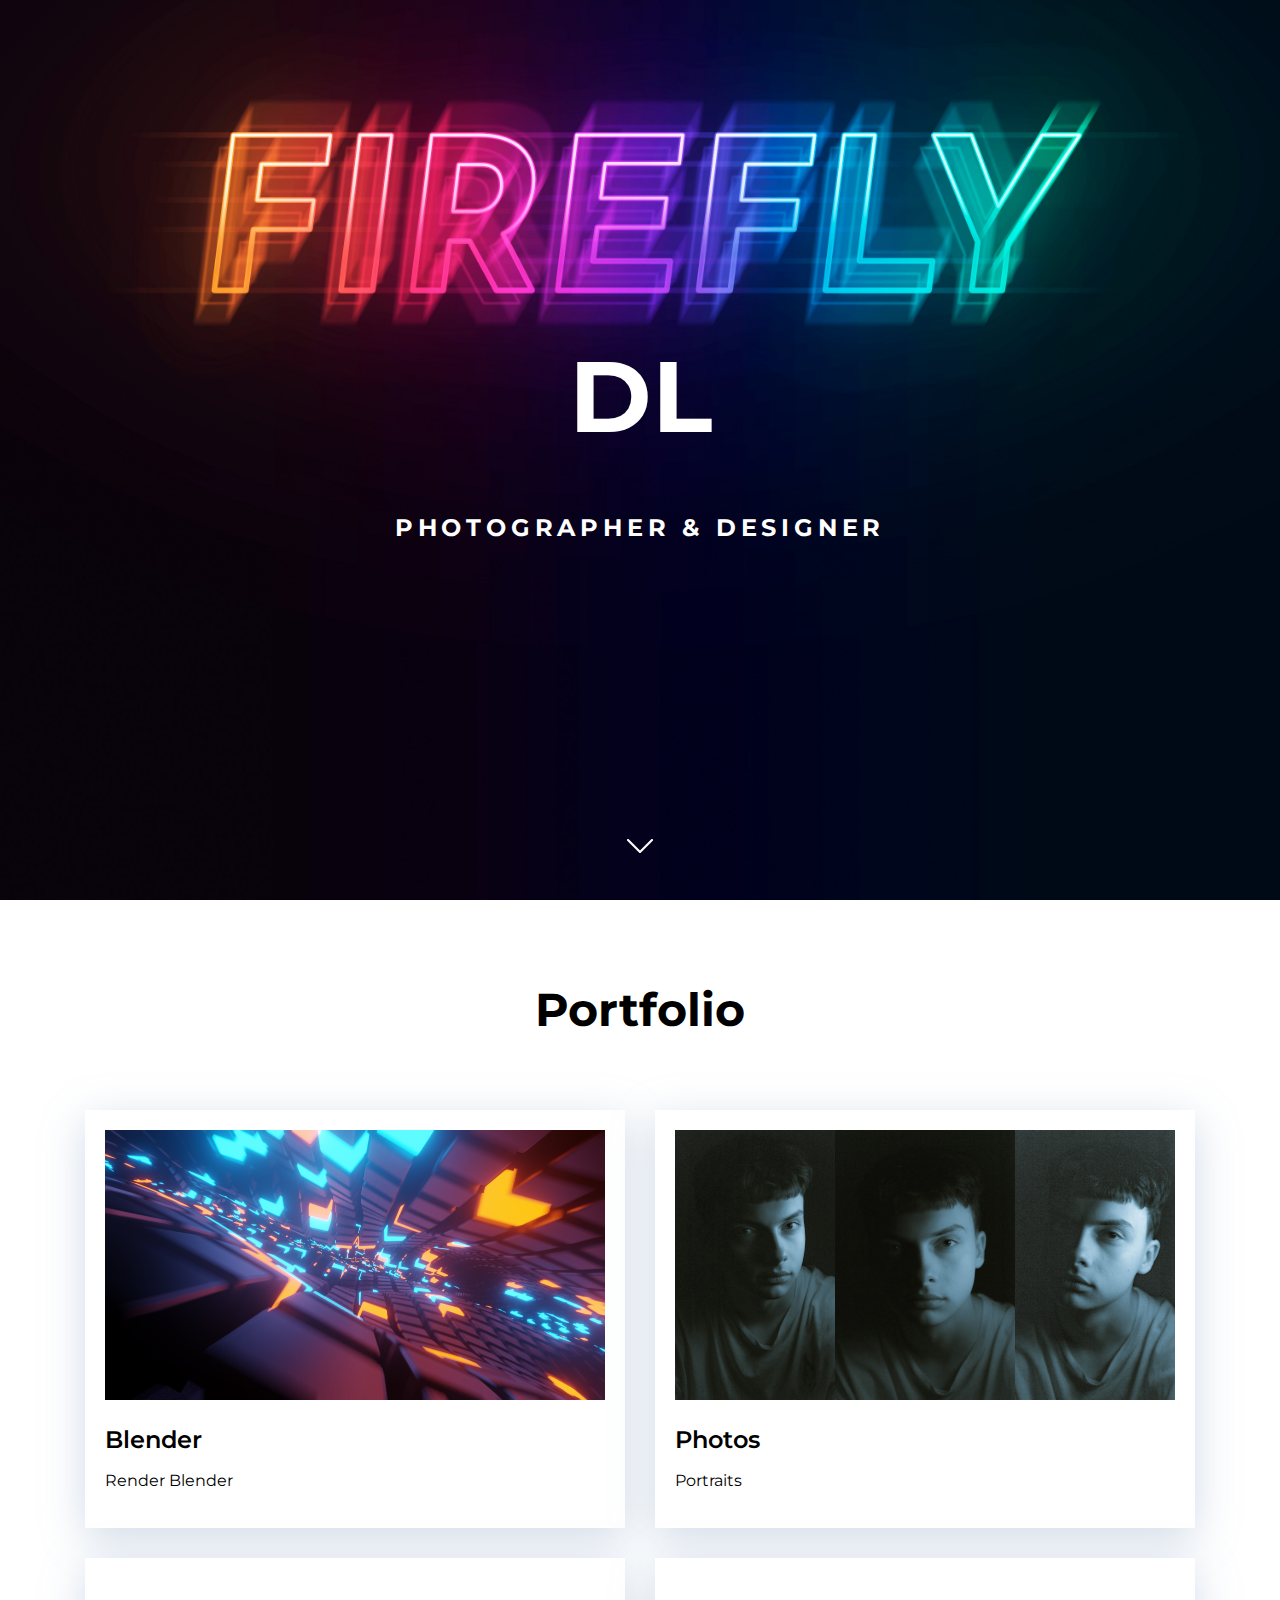
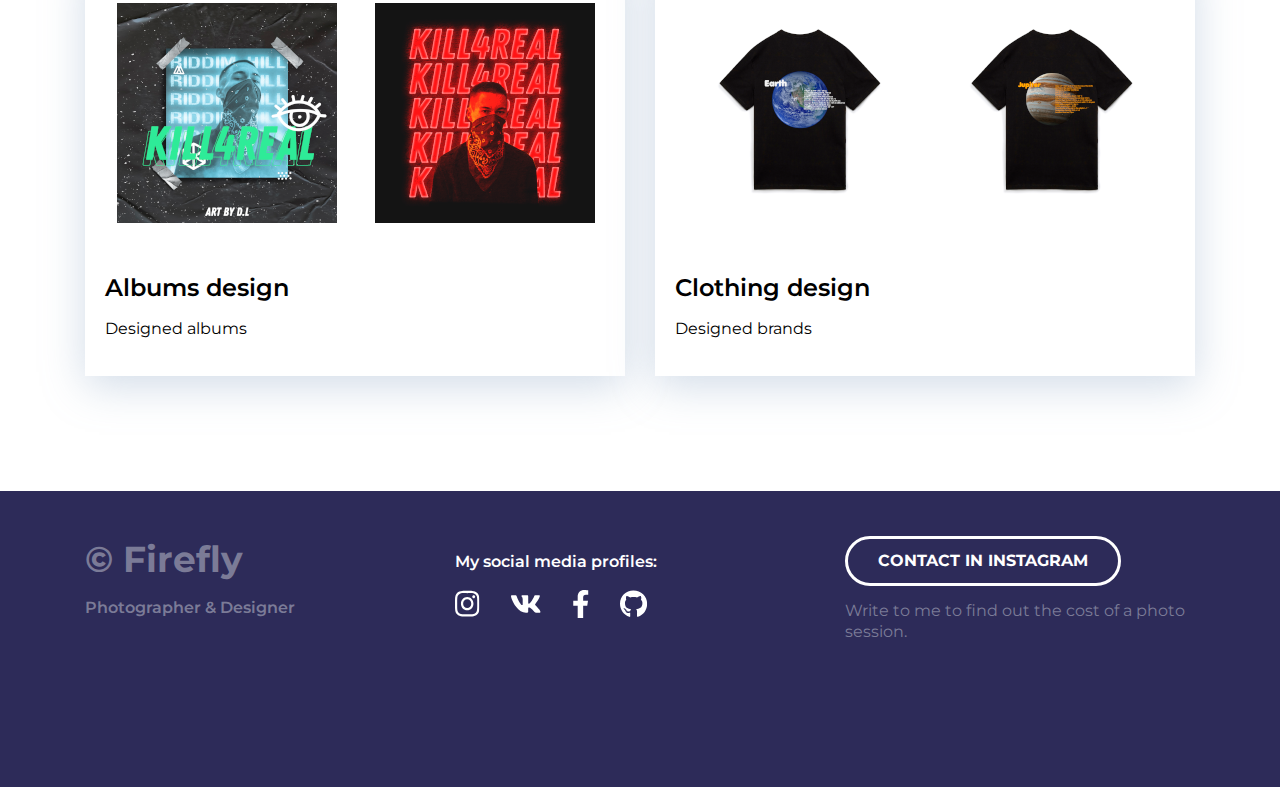
<file: project v.2/index.html>
<!DOCTYPE html>
<html lang="ru">
<head>
    <meta charset="UTF-8">
    <meta name="viewport" content="width=device-width, initial-scale=1.0">
    <title>Сайт портфолио</title>
    <link rel="stylesheet" href="./css/main.css">
    <link rel="preconnect" href="https://fonts.gstatic.com">
    <link href="https://fonts.googleapis.com/css2?family=Montserrat:wght@400;600;700&display=swap" rel="stylesheet">
</head>
<body>

    <header class="header">
        <h1 class="header-title">DL</h1>
        <p class="header-subtitle">Photographer & Designer</p>
        <div class="header-arrow">
            <img src="./image/header/chevron-down.png" alt="Arrow">
        </div>
    </header>

    <main>
        <section class="portfolio">
            <div class="container">
                <h2 class="section-header">Portfolio</h2>

                <!--Porfolio-cards-wrapper-->
                <div class="portfolio-cards-wrapper">

                    <!--Card-->
                    <div class="card">
                        <a href="photos-portraits.html" class="card-link">
                            <img class="card-img" src="./image/portfolio/Blender.png" width="500" height="270" alt="Многострочный сайт">
                            <h3 class="card-title">Blender</h3>
                            <p>Render Blender</p>
                        </a>
                    </div>
                    <!--//Card-->

                    <!--Card-->
                    <div class="card">
                        <a href="photos-portraits.html" class="card-link">
                            <img class="card-img" src="./image/portfolio/Portraits.png" width="500" height="270" alt="Многострочный сайт">
                            <h3 class="card-title">Photos</h3>
                            <p>Portraits</p>
                        </a>
                    </div>
                    <!--//Card-->

                    <!--Card-->
                    <div class="card">
                        <a href="Albums design - designed works.html" class="card-link">
                            <img class="card-img" src="./image/portfolio/Kill4real.png" width="500" height="270" alt="Многострочный сайт">
                            <h3 class="card-title">Albums design</h3>
                            <p>Designed albums</p>
                        </a>
                    </div>
                    <!--//Card-->

                    <!--Card-->
                    <div class="card">
                        <a href="Clothing design - designed brands.html" class="card-link">
                            <img class="card-img" src="./image/portfolio/Brands.png" width="500" height="270" alt="Многострочный сайт">
                            <h3 class="card-title">Clothing design</h3>
                            <p>Designed brands</p>
                        </a>
                    </div>
                    <!--//Card-->
                </div>    
                <!--//portfolio-cards-wrapper-->
            </div>
        </section>
    </main>

    <footer class="footer">
        <div class="container">
            <div class="footer-row">
                <div class="footer-copyright footer-col">
                    <div class="footer-copyright-name">© Firefly</div>
                    <p>Photographer & Designer</p>
                </div>

                <div class="footer-icons footer-col">
                    <p>My social media profiles:</p>
                    <div class="footer-icons-row">
                        <a href="https://www.instagram.com/d.lyubimov_stock/">
                            <img src="./image/icons/instagram.svg" alt=""
                        </a>
                        <a href="https://vk.com/dlyubimov1999">
                            <img src="./image/icons/vk.svg" alt=""
                        </a>
                        <a href="#">
                            <img src="./image/icons/facebook.svg"  alt=""
                        </a>
                        <a href="#">
                            <img src="./image/icons/github.svg" alt=""
                        </a>
                    </div>
                </div>

                <div class="footer-contacts footer-col">
                    <a href="https://www.instagram.com/d.lyubimov_stock/" class="footer-button">
                        Contact in Instagram
                    </a>
                    <p>Write to me to find out the cost of a photo session.</p>
                </div>

            </div>
        </div>
    </footer>

</body>
</html>
</file>
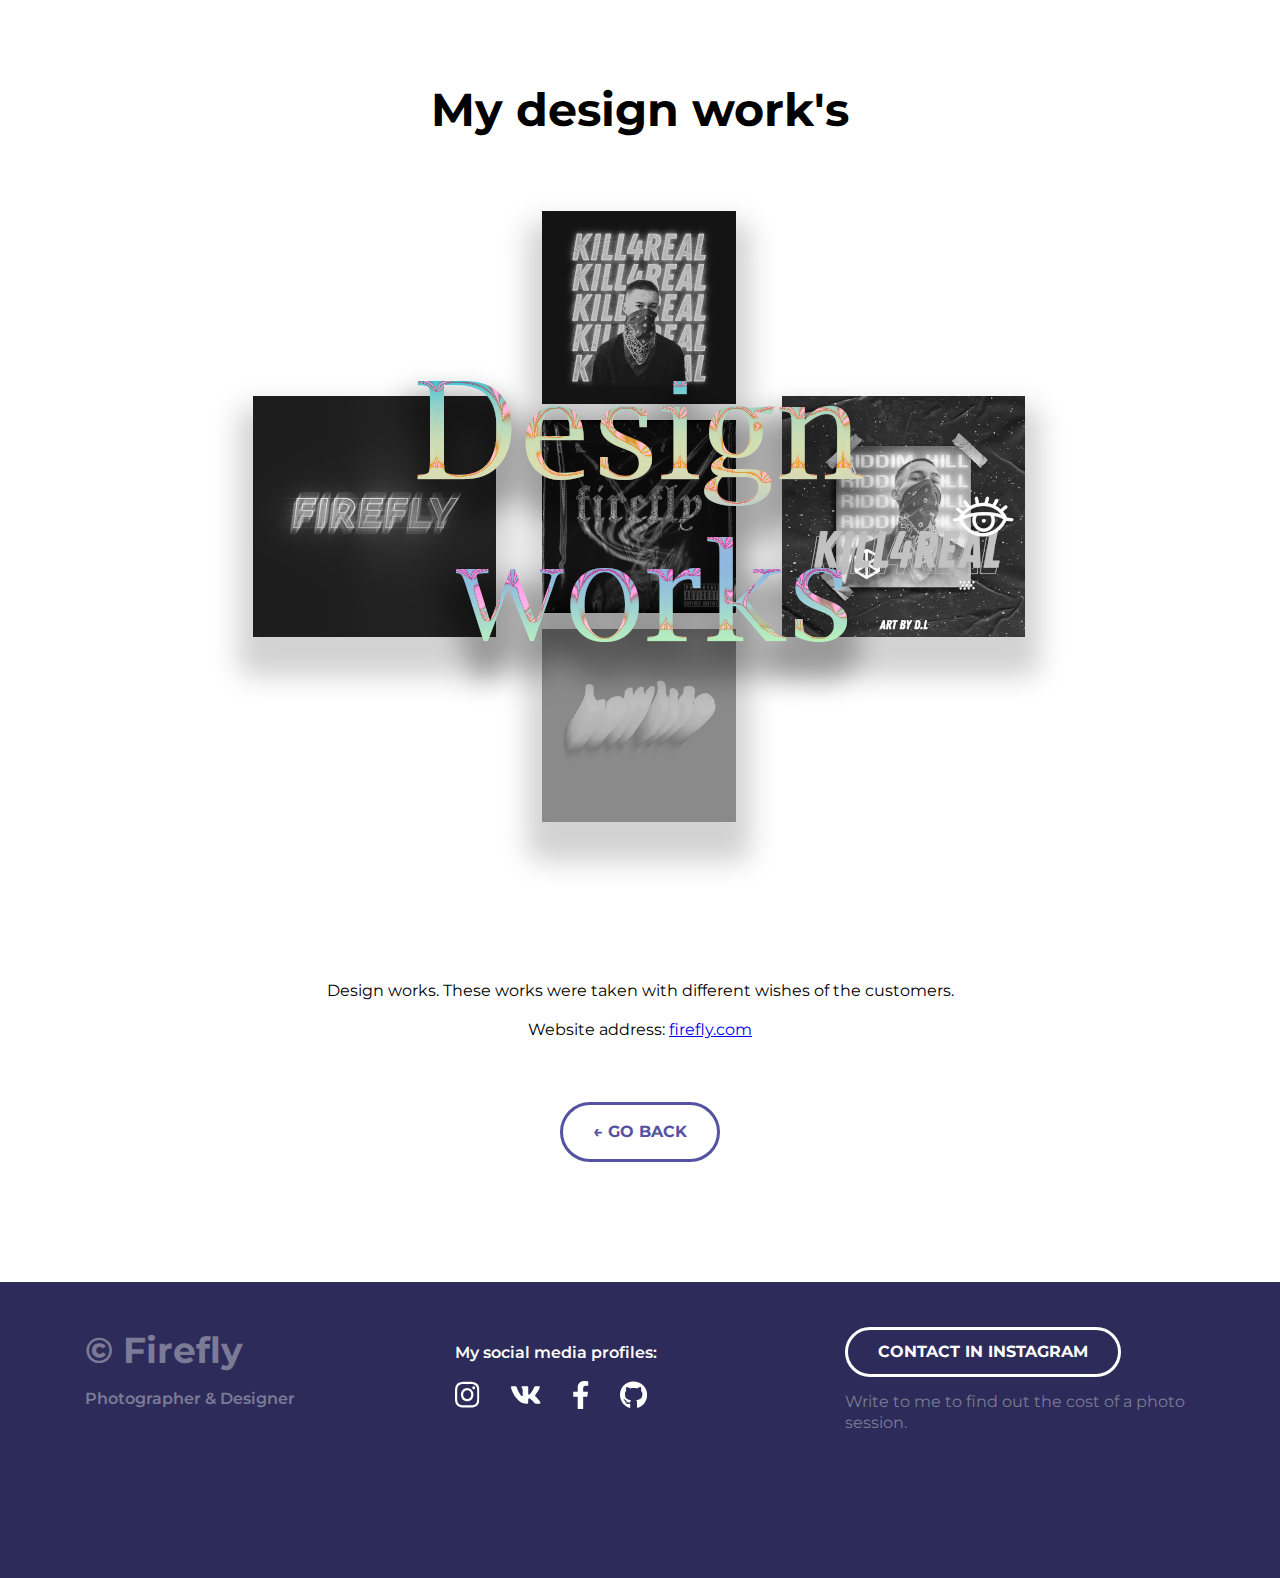
<file: project v.2/Albums design - designed works.html>
<!DOCTYPE html>
<html lang="ru">
<head>
    <meta charset="UTF-8">
    <meta name="viewport" content="width=device-width, initial-scale=1.0">
    <title>Designed works</title>
    <link rel="stylesheet" href="./css/main.css">
    <link rel="preconnect" href="https://fonts.gstatic.com">
    <link href="https://fonts.googleapis.com/css2?family=Montserrat:wght@400;600;700&display=swap" rel="stylesheet">
</head>
<body>

    <main>
        <article class="project">
            <div class="container">
                <h1 class="project-header">My design work's</h1>
                <div class="project-img">
                    <img src="./image/projects/Albums design - designed works.png" alt="Коллаж задизайненных работ">
                </div>
                <div class="project-description">
                    <p>Design works. These works were taken with different wishes of the customers.</p>
                    <p>Website address: <a href="#">firefly.com</a></p>
                </div>

                <a href="index.html" class="project-btn-back">← GO BACK</a>

            </div>
        </article>
    </main>

    <!--Footter-->
    <footer class="footer">
        <div class="container">
            <div class="footer-row">
                <div class="footer-copyright footer-col">
                    <div class="footer-copyright-name">© Firefly</div>
                    <p>Photographer & Designer</p>
                </div>

                <div class="footer-icons footer-col">
                    <p>My social media profiles:</p>
                    <div class="footer-icons-row">
                        <a href="https://www.instagram.com/d.lyubimov_stock/">
                            <img src="./image/icons/instagram.svg" alt=""
                        </a>
                        <a href="https://vk.com/dlyubimov1999">
                            <img src="./image/icons/vk.svg" alt=""
                        </a>
                        <a href="#">
                            <img src="./image/icons/facebook.svg"  alt=""
                        </a>
                        <a href="#">
                            <img src="./image/icons/github.svg" alt=""
                        </a>
                    </div>
                </div>

                <div class="footer-contacts footer-col">
                    <a href="https://www.instagram.com/d.lyubimov_stock/" class="footer-button">
                        Contact in Instagram
                    </a>
                    <p>Write to me to find out the cost of a photo session.</p>
                </div>

            </div>
        </div>
    </footer>
    <!--//Footter-->
    
</body>
</html>
</file>
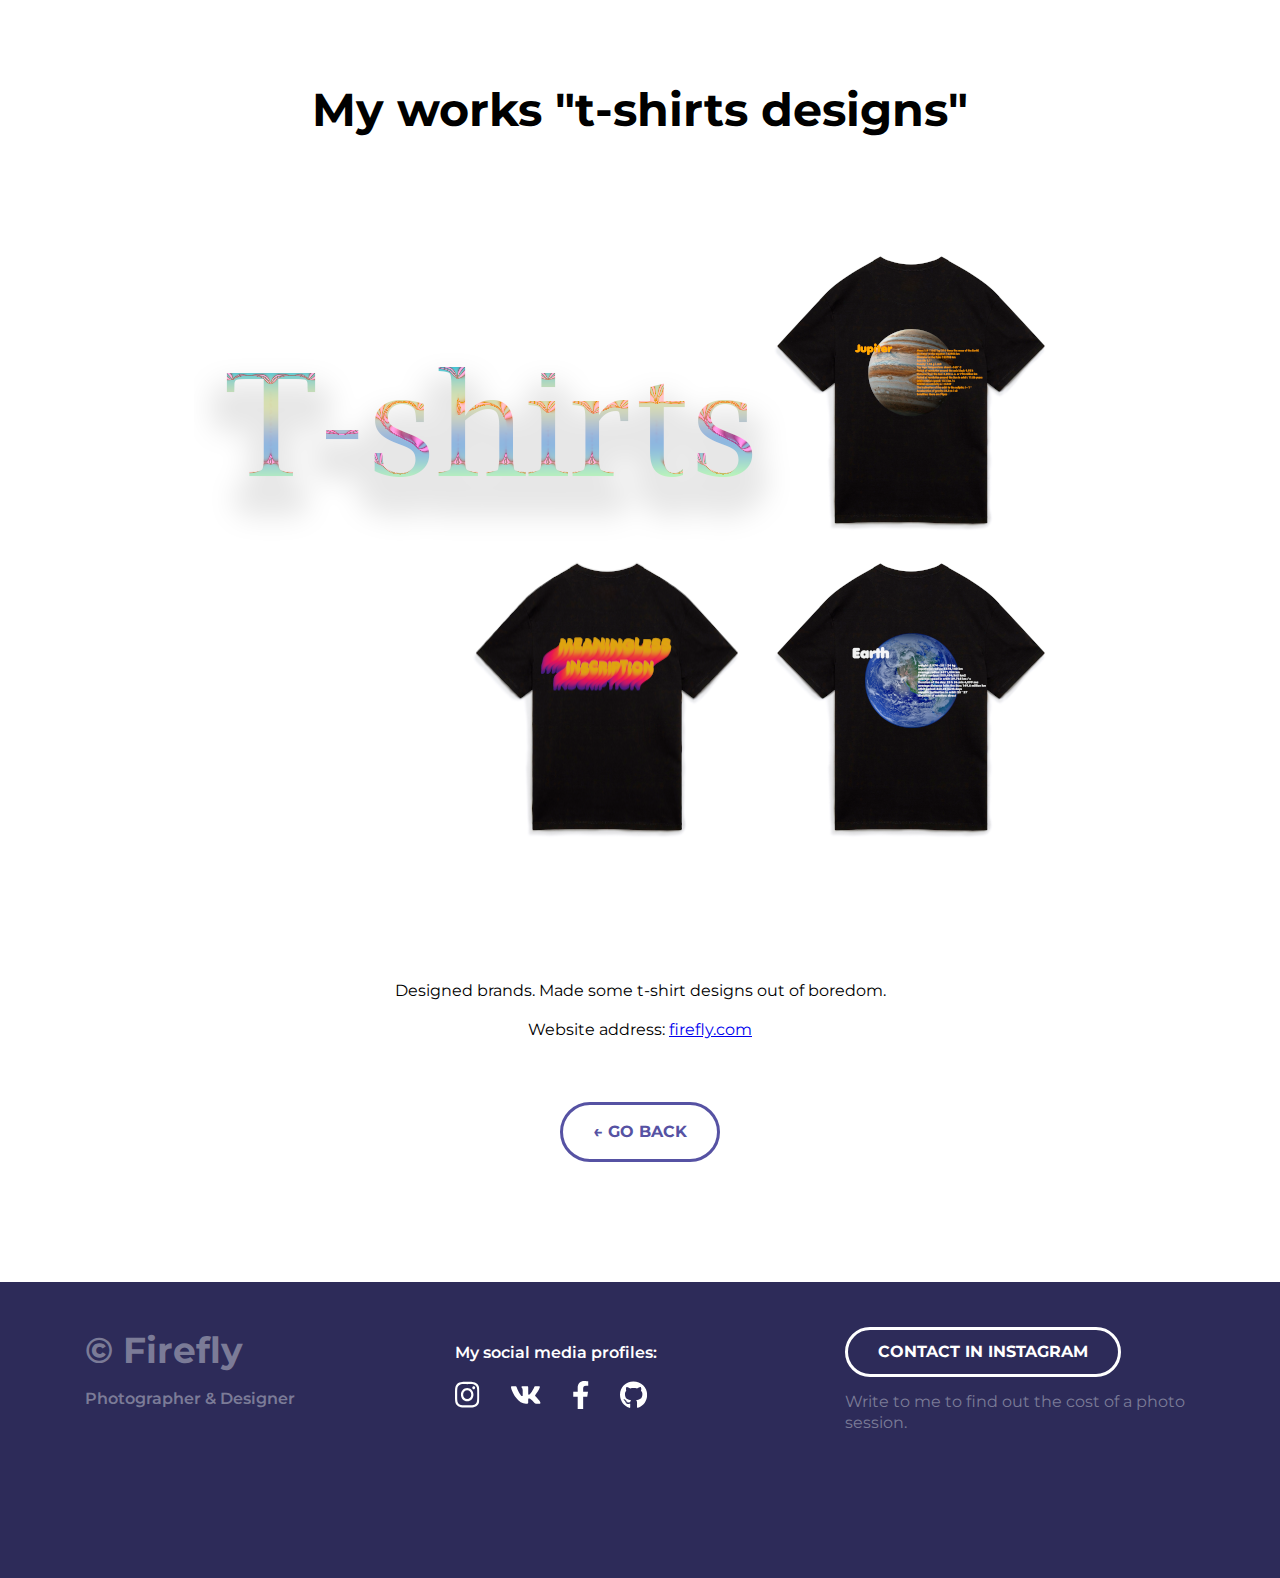
<file: project v.2/Clothing design - designed brands.html>
<!DOCTYPE html>
<html lang="en">
<head>
    <meta charset="UTF-8">
    <meta name="viewport" content="width=device-width, initial-scale=1.0">
    <title>Designed brands</title>
    <link rel="stylesheet" href="./css/main.css">
    <link rel="preconnect" href="https://fonts.gstatic.com">
    <link href="https://fonts.googleapis.com/css2?family=Montserrat:wght@400;600;700&display=swap" rel="stylesheet">
</head>
<body>

    <main>
        <article class="project">
            <div class="container">
                <h1 class="project-header">My works "t-shirts designs"</h1>
                <div class="project-img">
                    <img src="./image/projects/Clothing design - designed brands.png" alt="Коллаж задизайненных работ">
                </div>
                <div class="project-description">
                    <p>Designed brands. Made some t-shirt designs out of boredom.</p>
                    <p>Website address: <a href="#">firefly.com</a></p>
                </div>

                <a href="index.html" class="project-btn-back">← GO BACK</a>

            </div>
        </article>
    </main>

    <!--Footter-->
    <footer class="footer">
        <div class="container">
            <div class="footer-row">
                <div class="footer-copyright footer-col">
                    <div class="footer-copyright-name">© Firefly</div>
                    <p>Photographer & Designer</p>
                </div>

                <div class="footer-icons footer-col">
                    <p>My social media profiles:</p>
                    <div class="footer-icons-row">
                        <a href="https://www.instagram.com/d.lyubimov_stock/">
                            <img src="./image/icons/instagram.svg" alt=""
                        </a>
                        <a href="https://vk.com/dlyubimov1999">
                            <img src="./image/icons/vk.svg" alt=""
                        </a>
                        <a href="#">
                            <img src="./image/icons/facebook.svg"  alt=""
                        </a>
                        <a href="#">
                            <img src="./image/icons/github.svg" alt=""
                        </a>
                    </div>
                </div>

                <div class="footer-contacts footer-col">
                    <a href="https://www.instagram.com/d.lyubimov_stock/" class="footer-button">
                        Contact in Instagram
                    </a>
                    <p>Write to me to find out the cost of a photo session.</p>
                </div>

            </div>
        </div>
    </footer>
    <!--//Footter-->
    
</body>
</html>
</file>
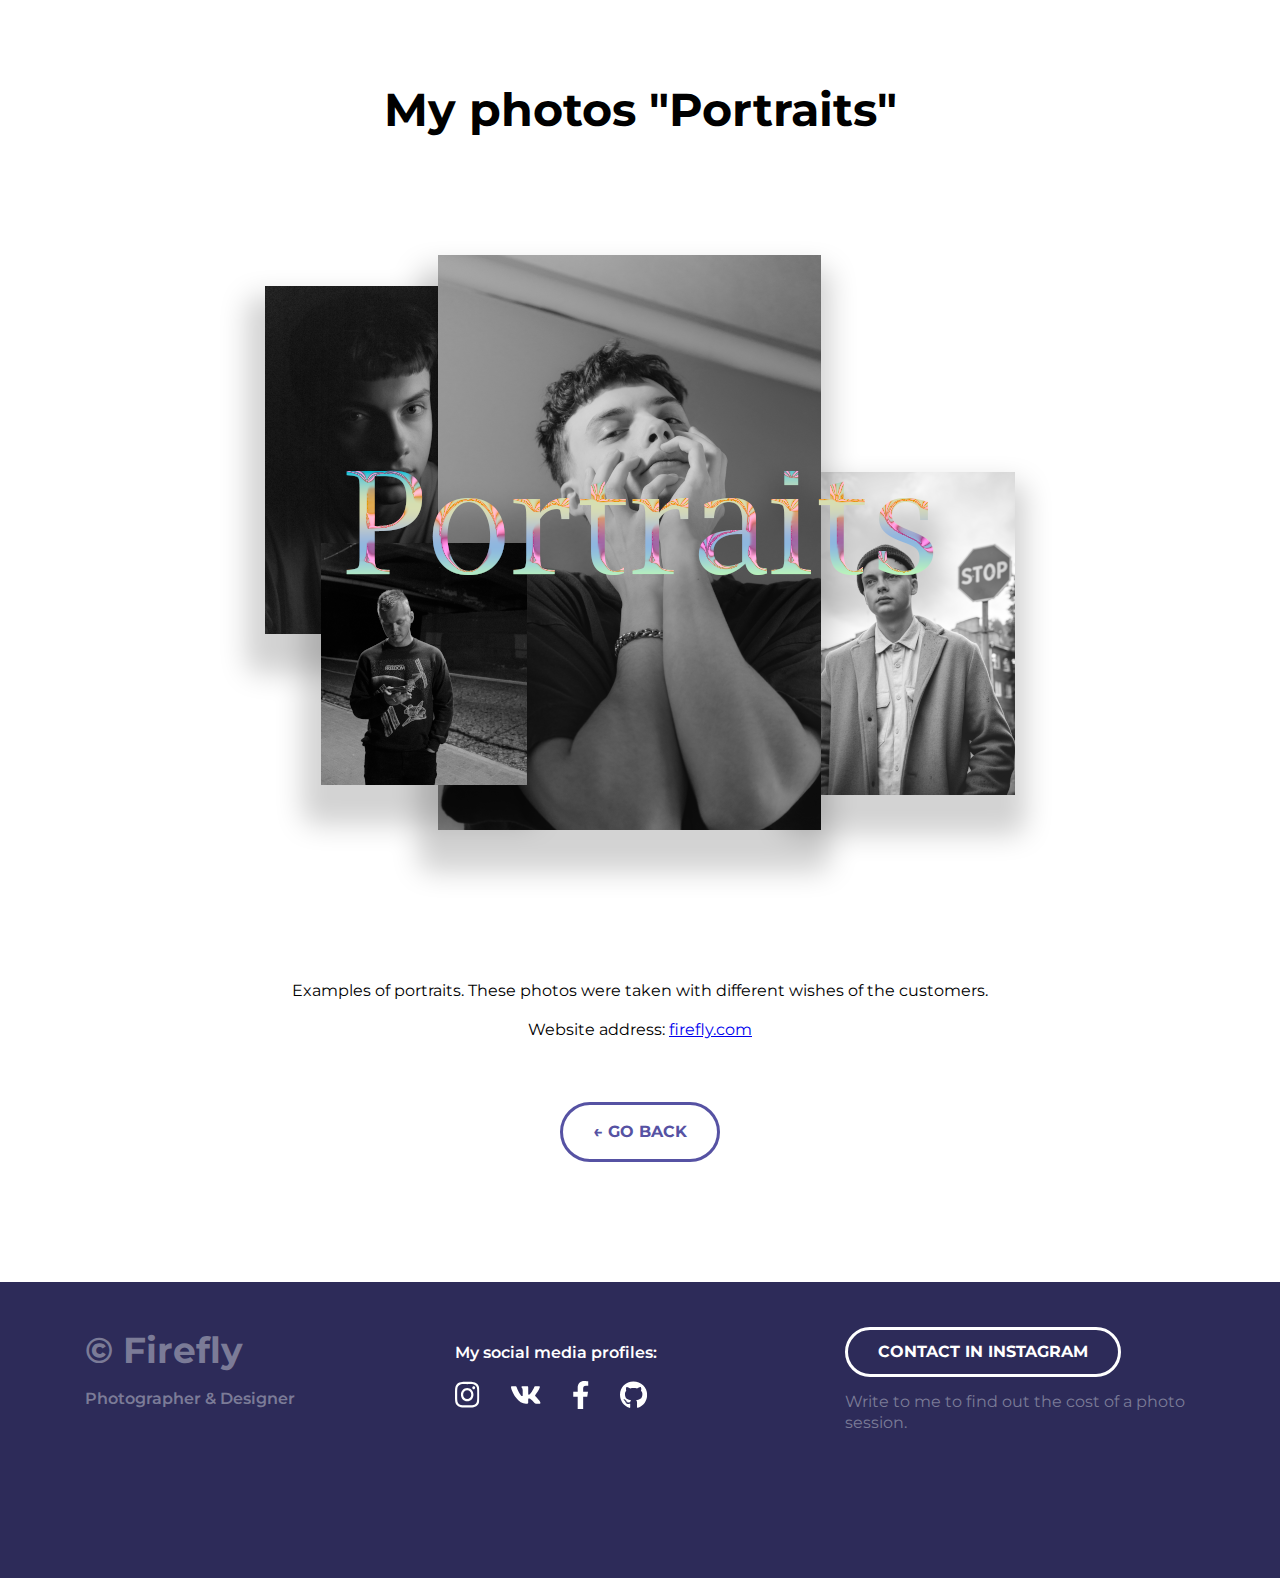
<file: project v.2/photos-portraits.html>
<!DOCTYPE html>
<html lang="ru">
<head>
    <meta charset="UTF-8">
    <meta name="viewport" content="width=device-width, initial-scale=1.0">
    <title>Photos "Portraits"</title>
    <link rel="stylesheet" href="./css/main.css">
    <link rel="preconnect" href="https://fonts.gstatic.com">
    <link href="https://fonts.googleapis.com/css2?family=Montserrat:wght@400;600;700&display=swap" rel="stylesheet">
</head>
<body>
    
    <main>
        <article class="project">
            <div class="container">
                <h1 class="project-header">My photos "Portraits"</h1>
                <div class="project-img">
                    <img src="./image/projects/Photos-portraits.png" alt="Коллаж портретов">
                </div>
                <div class="project-description">
                    <p>Examples of portraits. These photos were taken with different wishes of the customers.</p>
                    <p>Website address: <a href="#">firefly.com</a></p>
                </div>

                <a href="index.html" class="project-btn-back">← GO BACK</a>

            </div>
        </article>
    </main>

    <!--Footter-->
    <footer class="footer">
        <div class="container">
            <div class="footer-row">
                <div class="footer-copyright footer-col">
                    <div class="footer-copyright-name">© Firefly</div>
                    <p>Photographer & Designer</p>
                </div>

                <div class="footer-icons footer-col">
                    <p>My social media profiles:</p>
                    <div class="footer-icons-row">
                        <a href="https://www.instagram.com/d.lyubimov_stock/">
                            <img src="./image/icons/instagram.svg" alt=""
                        </a>
                        <a href="https://vk.com/dlyubimov1999">
                            <img src="./image/icons/vk.svg" alt=""
                        </a>
                        <a href="#">
                            <img src="./image/icons/facebook.svg"  alt=""
                        </a>
                        <a href="#">
                            <img src="./image/icons/github.svg" alt=""
                        </a>
                    </div>
                </div>

                <div class="footer-contacts footer-col">
                    <a href="https://www.instagram.com/d.lyubimov_stock/" class="footer-button">
                        Contact in Instagram
                    </a>
                    <p>Write to me to find out the cost of a photo session.</p>
                </div>

            </div>
        </div>
    </footer>
    <!--//Footter-->

</body>
</html>
</file>
<file: project v.2/css/main.css>
* {
    box-sizing: border-box;
}

body{
    margin: 0;
    font-family: 'Montserrat', sans-serif;
    color: black;
}

.container {
    max-width: 1110px;
    margin-left: auto;
    margin-right: auto;
    /*background-color: rgb(152, 136, 255);*/
}

.none {
    display: none !important;
}

/* header */

.header {

    position: relative;
    
    /* Определяем модель flex-box для блока header */
    display: flex;
    flex-direction: column; /* Выстраиваем flex-элементы в колонку, основная ось - Y */

    justify-content: center; /* Выравнивание по основной оси */
    align-items: center; /* Выравнивание по поперечно оси */


    width: 100%;
    height: 100vh;

    background-color: rgba(52, 122, 189, 0.932);
    background-image: url("./../image/header/header-bg-2.jpg");
    background-size: cover;
    background-position: center;
}

.header-title {
    margin: 0;
    margin-bottom: 25px;
    font-weight: 700;
    font-size: 100px;
    line-height: 130%; /* 1.3 * 56 */
    text-align: center;
    color: rgb(255, 255, 255);
}

.header-subtitle {
    font-weight: 700;
    font-size: 24px;
    line-height: 150%;
    text-align: center;
    letter-spacing: 0.2em;
    text-transform: uppercase;
    color: white
}

.header-arrow{
    width: 48px;
    height: 48px;

    position: absolute;
    bottom: 30px;
    left: 50%;
    transform: translate(-50%, 0);

}

/* portfolio */

.portfolio {
    /*background-color: rgb(247, 241, 186);*/
    padding-top: 80px;
    padding-bottom: 115px;
}

.section-header {
    margin: 0;
    margin-bottom: 70px;
    font-weight: 700;
    font-size: 46px;
    line-height: 130%;
    text-align: center;
    color: black;

}

.portfolio-cards-wrapper {
    display: flex;
    flex-wrap: wrap;
    justify-content: space-between;

}

.card {
    max-width: 540px;
    background-color: white;
    margin-bottom: 30px;
    box-shadow: 0px 10px 40px rgba(126, 155, 189, 0.35);
    transition: transform 0.2s ease-in;
}

.card:hover {
    transform: translateY(-15px);
}

.card-link {
    display: block;
    padding: 20px;
    color: black;
    text-decoration: none;
    transition: color 0.2s ease-in;
}

.card-link:hover {
    color: #5652a3;
}

.card:last-child, .card:nth-last-child(2) {
    margin-bottom: 0;
}

.card-img {
    margin-bottom: 20px;
}

.card-title {
    margin: 0;
    margin-bottom: 13px;
    font-weight: 600;
    font-size: 24px;
    line-height: 130%;

}

.card p {
    font-size: 16px;
    line-height: 130%;

}

/* Footer*/

.footer {
    color: white;
    background: #2d2b59;
    padding-top: 45px;
    padding-bottom: 130px;
}

.footer-row {
    display: flex;
    flex-direction: row;
    justify-content: space-between;
}

.footer-col {
    max-width: 350px;
    flex-grow: 1;
}

.footer-copyright {
    max-width: 350px;
    flex-grow: 1;
    color: #7b7b97;
    line-height: 1.3;
}

.footer-copyright-name {
    font-weight: 700;
    font-size: 36px;
    margin-bottom: 15px;
}

.footer-copyright p {
    margin: 0;
    margin-bottom: 15px;
    font-size: 16px;
    font-weight: 600;
}

.footer-icons {
    max-width: 350px;

}

.footer-icons p {
    font-weight: 600;
    font-size: 16px;
    line-height: 1.3;

}

.footer-icons-row {
    display: flex;
    align-items: center;
}

.footer-icons-row > * + * {
    margin-left: 30px;
}

.footer-contact {
    max-width: 350px;

}

.footer-button {
    display: inline-block;
    height: 50px;
    padding-left: 30px;
    padding-right: 30px; 

    border: 3px solid #ffffff;
    border-radius: 50px;

    color: white;
    line-height: 44px;
    font-weight: 700;
    font-size: 16px;
    text-transform: uppercase;
    text-decoration: none;

    transition: all 0.2s ease-in;
}

.footer-button:hover {
    background-color: white;
    color: #2d2b59;
}

.footer-contacts p{
    margin: 15px 0;
    font-size: 16px;
    line-height: 1.3;
    color: #7b7b97;
}

/* Project */

.project {
    text-align: center;
    padding: 80px 0 120px 0;
}

.project-header {
    margin: 0;
    margin-bottom: 40px;
    font-weight: bold;
    font-size: 46px;
    line-height: 1.3;
}

.project-img {
    margin-bottom: 70px;

}

.project-description {
    margin: 0 auto 60px;
    max-width: 730px;

}

.project-description p {
    margin-top: 0;
    margin-bottom: 15px;
    font-size: 16px;
    line-height: 1.5;

}

.project-btn-back {
    display: inline-block;
    height: 60px;
    padding-left: 30px;
    padding-right: 30px; 

    border: 3px solid #5652a3;
    border-radius: 50px;

    color: #5652a3;
    line-height: 54px;
    font-weight: 700;
    font-size: 16px;
    text-transform: uppercase;
    text-decoration: none;

    transition: all 0.2s ease-in;
}

.project-btn-back:hover {
    background-color: #5652a3;
    color: white;
}

/* //Project */
</file>
